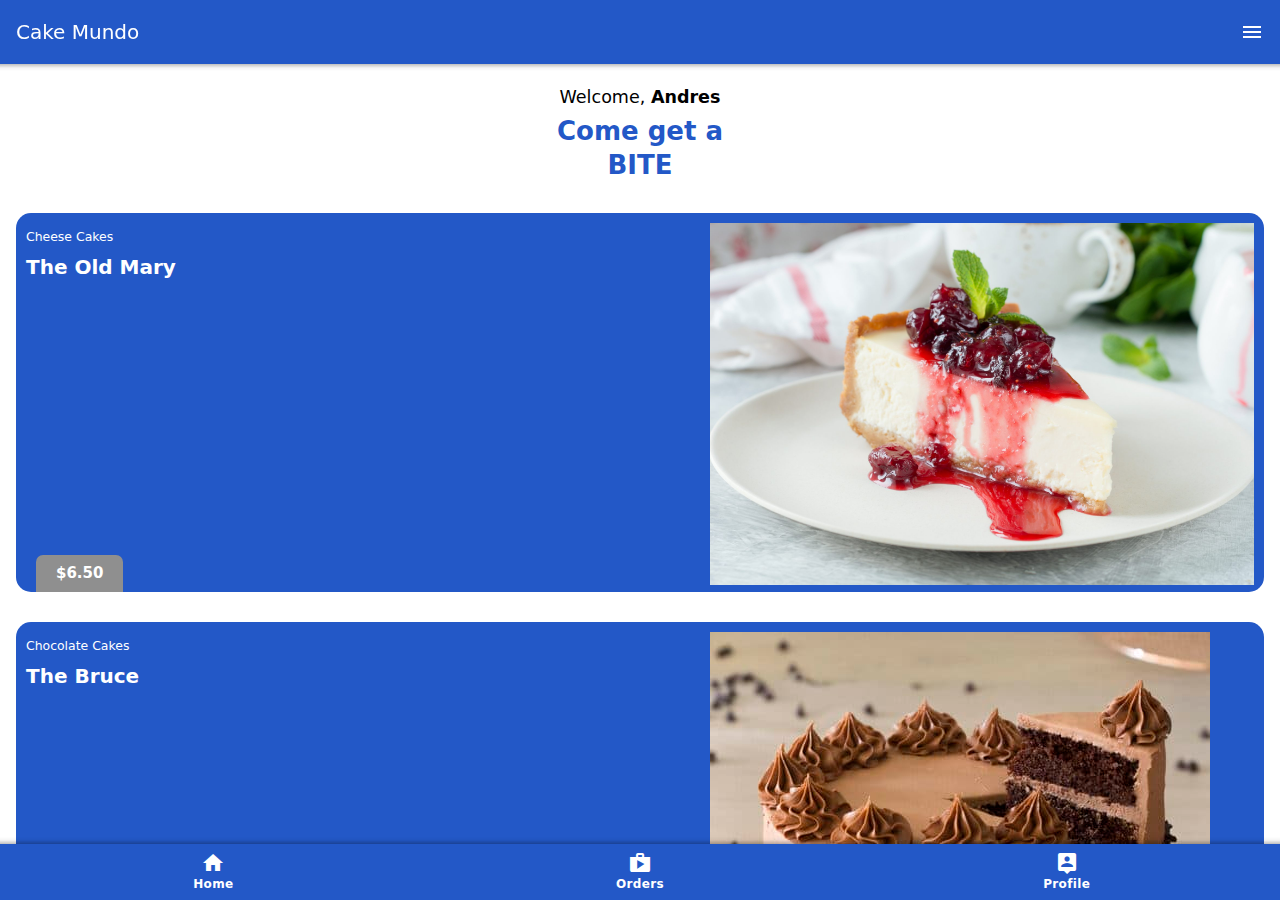
<file: index.html>
<!doctype html>
<html>
<head>
<meta charset="utf-8">
<meta name="viewport" content="width=device-width, initial-scale=1.0">
<title>Cake Mundo App</title>
<link href="css/framework7.bundle.min.css" rel="stylesheet">
<link href="https://fonts.googleapis.com/icon?family=Material+Icons" rel="stylesheet">
<link href="css/style.css" rel="stylesheet">

</head>
<body>


	<div id="app">
		<div class="view view-main view-init">
			
			<section class="panel panel-left panel-cover">
			
				<div class="info-menu">
								
					<div class="row">
					
						<article class="col-30 text-align-center">
							<span class="material-icons icon-usuario">portrait</span>
						</article>
						<article class="col-70">
							<p class="nombre">Andres Corrales</p>
							<p>AC@gmail.com</p>
						</article>
					
					</div>
					
					<a href="/perfil/" class="button button-fill button-perfil item-link item-content panel-close">Account</a>
				</div>
								
				<h2 class="block-title">Menu</h2>
				
				<div class="list accordion-list" style="margin-bottom: 0;">
					<ul>
						<li class="accordion-item"><a href="#" class="item-content item-link">
							<div class="item-inner">
							  <div class="item-title">Categories</div>
							</div></a>
						  <div class="accordion-item-content">
							<div class="block">
							 
								<div class="list">
								  <ul>
									<li>
									  <a href="/products/" class="item-content panel-close">
										<div class="item-inner">
											<div class="item-title-row">
												<div class="item-title">Cheese Cake</div>
											</div> 					
										</div>
									  </a>
									</li>
									<li>
									  <a href="/products/" class="item-content panel-close">
										<div class="item-inner">
											<div class="item-title-row">
												<div class="item-title">Chocolate Cake</div>
											</div> 					
										</div>
									  </a>
									</li>
									  <li>
									  <a href="/products/" class="item-content panel-close">
										<div class="item-inner">
											<div class="item-title-row">
												<div class="item-title">Velvet Cake</div>
											</div> 					
										</div>
									  </a>
									</li>
									  <li>
									  <a href="/products/" class="item-content panel-close">
										<div class="item-inner">
											<div class="item-title-row">
												<div class="item-title">Carrot Cake</div>
											</div> 					
										</div>
									  </a>
									</li>
									</ul>
								</div>
								
								
							</div>
						  </div>
						</li>
					</ul>
				</div>
				
				<div class="list media-list" style="margin-top: 0;">
				  <ul>
					<li>
					  <a href="/home/" class="item-link item-content panel-close">
						<div class="item-media"><i class="material-icons">home</i></div>
						<div class="item-inner">
							<div class="item-title-row">
								<div class="item-title">Home</div>
							</div> 					
						</div>
					  </a>
					</li>
					<li>
					  <a href="/products/" class="item-link item-content panel-close">
						<div class="item-media"><i class="material-icons">inventory</i></div>
						<div class="item-inner">
							<div class="item-title-row">
								<div class="item-title">Products</div>
							</div> 					
						</div>
					  </a>
					</li>
					<li>
					  <a href="/home/" class="item-link item-content">
						<div class="item-media"><i class="material-icons">shopping_cart</i></div>
						<div class="item-inner">
							<div class="item-title-row">
								<div class="item-title">Cart</div>
							</div> 					
						</div>
					  </a>
					</li>
					
					<li>
					  <a href="/home/" class="item-link item-content">
						<div class="item-media"><i class="material-icons">sell</i></div>
						<div class="item-inner">
							<div class="item-title-row">
								<div class="item-title">Promotions</div>
							</div> 					
						</div>
					  </a>
					</li>
				  </ul>
				</div>
								
			
			</section>
        
			<section data-name="home" class="page">

			  <!-- Top Navbar -->
			  <nav class="navbar">
				<div class="navbar-bg"></div>
				<div class="navbar-inner">
				  	<div class="title">Cake Mundo</div>
					<div class="right">
						<a href="#" class="link panel-open" data-panel=".panel-left"><span class="material-icons">menu</span></a>
					</div>
				</div>
			  </nav>


			  <section class="page-content">
				  <!-- Aquí va todo el contenido de la aplicación -->
				  
				  <div class="block">
				  
					  <h3 class="bienvenida">Welcome, <b><span id="username">Andres</span></b></h3>
					  <h2 class="texto-inicial">Come get a<br>BITE</h2>
					  
					  <div class="banner-inicio">
					  
						  <div class="row">
						  
							  <article class="col-55">
								  <h5>Cheese Cakes</h5>
								  <h2>The Old Mary</h2>
								  <div class="precio">
								  	<b>$6.50</b>
								  </div>
							  </article>
							  
							  <article class="col-45">
							  	<img src="img/producto-1.jpeg" class="img-fluid">
							  </article>
						  
						  </div>	
					  </div>
					  
					  <div class="banner-inicio">
					  <div class="row">
						  
							  <article class="col-55">
								  <h5>Chocolate Cakes</h5>
								  <h2>The Bruce</h2>
								  <div class="precio">
								  	<b>$8.00</b>
								  </div>
							  </article>
							  
							  <article class="col-45">
							  	<img src="img/producto-2.jpeg" class="img-fluid">
							  </article>
						  
						  </div>
						</div>  
					
					  <div class="banner-inicio">  
					  <div class="row">
						  
							  <article class="col-55">
								  <h5>Velvet Cakes</h5>
								  <h2>Gummy Lovers</h2>
								  <div class="precio">
								  	<b>$7.30</b>
								  </div>
							  </article>
							  
							  <article class="col-45">
							  	<img src="img/producto-3.jpeg" class="img-fluid">
							  </article>
						  
						  </div>
						 </div>
						  
					   <div class="banner-inicio"> 
						  <div class="row">
						  
							  <article class="col-55">
								  <h5>Carrot Cakes</h5>
								  <h2>Easter Bunny</h2>
								  <div class="precio">
								  	<b>$5.00</b>
								  </div>
							  </article>
							  
							  <article class="col-45">
							  	<img src="img/producto-4.jpeg" class="img-fluid">
							  </article>
						  
						  </div>
						  </div>
						  
					  </section>
			
			<nav class="toolbar toolbar-bottom tabbar tabbar-labels">
			  <div class="toolbar-inner">
				<a class="tab-link">
					<i class="material-icons">home</i>
					Home
				</a>
				<a class="tab-link">
					<i class="material-icons">shopping_bag</i>
					Orders
				</a>
				<a class="tab-link">
					<i class="material-icons">person_pin</i>
					Profile
				</a>
			  </div>
			</nav>
			
			<!-- /login-screen -->
		
			
			
			
			
		</div> <!-- /view -->
		
		
		
		
		
		
	
	</div><!-- /app -->
	
	
	
	
	
	<script src="js/framework7.bundle.min.js"></script>
	<script src="js/app.js"></script>
	
</body>
</html>
</file>
<file: css/style.css>
:root{
--f7-theme-color:#2358C7;
--f7-navbar-bg-color: #2358C7; /*navbar*/
--f7-navbar-text-color:#fff;
--f7-navbar-link-color:#fff; /*link navbar*/
--f7-bars-bg-color:#2358C7;/*toolbar*/
--f7-block-margin-vertical:20px;
--f7-card-footer-border-color:transparent; 
--color-gris:#8f8f8f;
--color-negro:#000;
}
body{
	font-weight: 400;
	color: var(--color-negro);
	font-size: 15px;
}
h1,h2,h3,h4,h5,h6{
	font-weight: 400;
	margin-top: 5px;
	margin-bottom: 5px;
}
.toolbar .tab-link{
	color: #fff;
	font-size: 12px;
	font-weight: 600;
	text-transform: inherit;
}

p{
	margin: 1px;
}

.img-fluid{
	max-width: 100%;
}
.block-title{
	color: var(--color-negro);
	font-size: 18px;
	font-weight: 600;
	overflow: inherit;
}
.letra-link-title{
	font-size: 80%;
}
.letra-link-title span{
	font-size: 85%;
}

.bienvenida{
	text-align: center;
}
.texto-inicial{
	color: var(--f7-theme-color);
	font-weight: 600;
	font-size: 26px;
	line-height: 1.3;
	text-align: center;
}


.banner-inicio{
	background-color:var(--f7-theme-color);
	color: #fff;
	padding: 10px 10px 0;
	border-radius: 15px;
	margin-top: 30px;
	position: relative;
}
.banner-inicio h2{
	font-size: 20px;
	font-weight: 600;
}
.banner-inicio .precio{
	background-color: #8f8f8f;
	color: #fff;
	font-weight: 400;
	padding: 7px 20px;
	display: inline-block;
	border-top-left-radius: 7px;
	border-top-right-radius: 7px;
	margin-left: 10px;
	position: absolute;
	bottom: 0;
}

.info-menu{
	background-color:var(--f7-theme-color);
	padding: 15px 10px;
	color: rgba(255,255,255,0.80);
	font-size: 12px;
}
.info-menu .block-title{
	margin-top: 0;
}
.info-menu .icon-usuario{
	font-size:50px;
	color: #fff;
}
.info-menu .nombre{
	color: #fff;
	font-weight: 800;
}
.button-perfil{
	background-color: #fff;
	color: #000;
	margin-top: 20px;
	text-align: left;
	padding-left: 30px;
	text-transform: inherit;
	letter-spacing: 0;
	font-weight: 600;
}
.button-perfil span{
	font-size: 14px;
	margin-right: 5px;
}

.panel-left{
	background-color: #f2f2f2;
}
.panel-left .block-title{
	font-size: 13px;
	text-transform: uppercase;
	color: #888;
}
.panel-left .list ul{
	font-size: 14px;
	background-color: #f2f2f2;
}
.panel-left .list .item-media{
	color: var(--f7-theme-color) !important;
}


#productos .card-content{
	background-color: #f2f2f2;
	text-align: center;
}
#productos .card-footer{
	background-color: var(--f7-theme-color);
	color: #fff;
}
#productos .card-footer a{
	color: #fff;
}
#productos .nombre{
	font-weight: 600;
}
#productos .categoria{
	font-size: 14px;
	color: #888;
}


#list-products a{
	color: #000;
	font-size: 16px;
	font-weight: 600;
}
#list-products .card ul{
	padding-left: 15px;
	font-size: 11px;
}
#list-products .card li{
	list-style: disc;
	font-weight: normal;
}


.info-top{
	background-color: #f2f2f2;
	color: #888;
	font-size: 14px;
	font-weight: 600;
}
.list-info{
	margin-top: 50%;
}
.letra-gris{
	color: #aaa;
}
.texto-info{
	margin-top: 30px;
	margin-bottom: 40px;
	font-size: 14px;
}
.precio-info{
	font-weight: 600;
	font-size: 20px;
	text-align: end;
	margin-right: 30px;
}



.sign-up{
	z-index: 12000;	
}
.sign-up .page-content{
	margin-top: 0;
}


.login-screen h2,
.login-screen-page h2{
	color: var(--f7-theme-color);
	font-weight: 600;
	font-size: 36px;
	margin-bottom: 0;
}

.login-screen h4,
.login-screen-page h4{
	font-weight: 500;
	font-size: 24px;
	margin-top: 0;
}
</file>
